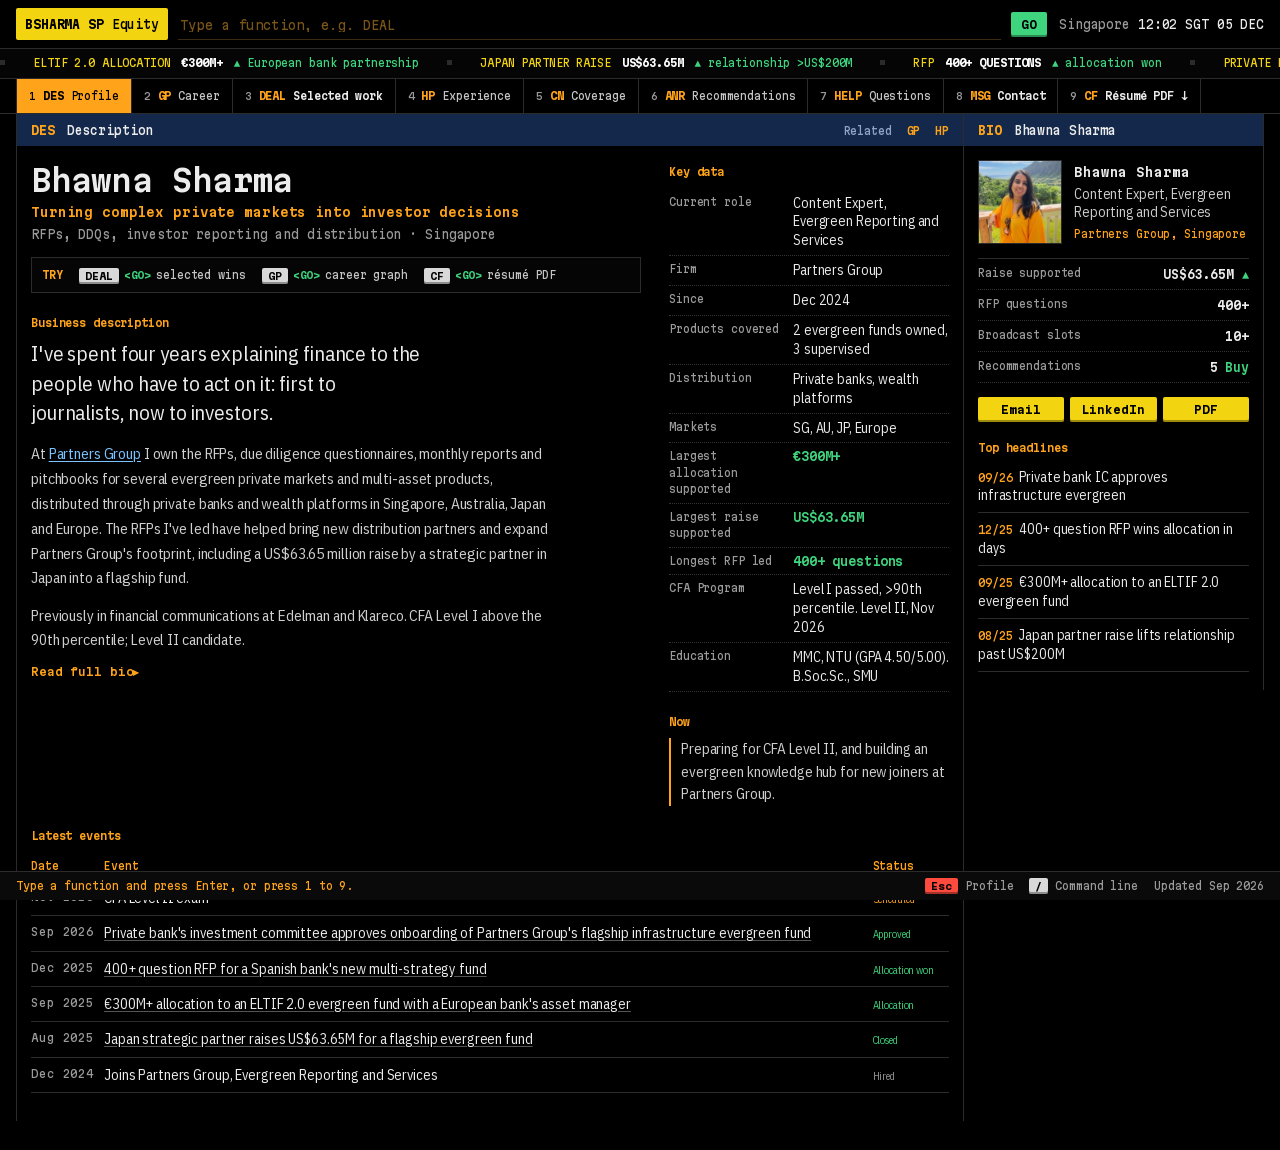
<file: index.html>
<!doctype html>
<html lang="en-SG">
<head>
<meta charset="utf-8">
<meta name="viewport" content="width=device-width, initial-scale=1">
<title>Bhawna Sharma | Private Markets Content &amp; Investor Communications, Singapore</title>
<meta name="description" content="Bhawna Sharma, private markets content and investor communications in Singapore. RFPs, due diligence questionnaires and investor reporting for evergreen funds, with a background in financial PR.">
<meta name="robots" content="index, follow, max-image-preview:large">
<meta name="author" content="Bhawna Sharma">
<meta name="google-site-verification" content="1WAk-52xn8DIxN7ac_Zoavf_-YwuaPOuX5MS2WLnIsQ">
<link rel="canonical" href="https://bhawna98.github.io/">
<meta name="theme-color" content="#000000">
<meta name="color-scheme" content="dark">
<meta property="og:type" content="profile">
<meta property="og:site_name" content="Bhawna Sharma">
<meta property="og:title" content="Bhawna Sharma | Private Markets Content &amp; Investor Communications">
<meta property="og:description" content="Private markets content and investor communications, Singapore. RFPs, DDQs and reporting for evergreen funds.">
<meta property="og:url" content="https://bhawna98.github.io/">
<meta property="og:image" content="https://bhawna98.github.io/assets/img/og-image.png">
<meta property="og:image:width" content="1200">
<meta property="og:image:height" content="630">
<meta name="twitter:card" content="summary_large_image">
<link rel="icon" href="assets/img/favicon.svg" type="image/svg+xml">
<link rel="preload" href="assets/fonts/martianmono.woff2" as="font" type="font/woff2" crossorigin>
<link rel="stylesheet" href="assets/css/terminal.css">
<script>document.documentElement.classList.add("js")</script>
<script src="assets/js/analytics.js" async></script>
<script type="application/ld+json">
{
  "@context": "https://schema.org",
  "@type": "ProfilePage",
  "url": "https://bhawna98.github.io/",
  "dateModified": "2026-10-31",
  "mainEntity": {
  "@type": "Person",
  "name": "Bhawna Sharma",
  "jobTitle": "Content Expert, Evergreen Reporting and Services",
  "worksFor": {"@type": "Organization", "name": "Partners Group"},
  "address": {"@type": "PostalAddress", "addressLocality": "Singapore"},
  "email": "mailto:bhawna98@hotmail.com",
  "telephone": "+65 9715 4881",
  "image": "https://bhawna98.github.io/assets/img/headshot.jpg",
  "url": "https://bhawna98.github.io/",
  "sameAs": ["https://www.linkedin.com/in/bhawnasharma1505"],
  "alumniOf": [
    {"@type": "CollegeOrUniversity", "name": "Nanyang Technological University"},
    {"@type": "CollegeOrUniversity", "name": "Singapore Management University"}
  ]
  }
}
</script>
</head>
<body>
<a class="skip" href="#DES">Skip to content</a>

<div class="chrome" id="chrome">
<header class="top">
  <form class="cmd" id="cmd" action="#" autocomplete="off" role="search" aria-label="Terminal command line">
    <span class="sec" title="Loaded security">BSHARMA SP <i>Equity</i></span>
    <label class="sr" for="cmd-in">Type a function, for example DEAL, then press Enter</label>
    <input id="cmd-in" name="fn" type="text" spellcheck="false" autocapitalize="characters" placeholder="Type a function, e.g. DEAL" aria-describedby="cmd-hint" aria-autocomplete="list" aria-controls="cmd-list" aria-expanded="false">
    <button class="key go" type="submit">GO</button>
    <ul class="suggest" id="cmd-list" role="listbox" hidden></ul>
  </form>
  <p class="clock"><span>Singapore</span> <time id="clock">SGT</time></p>
</header>

<div class="tape" aria-hidden="true">
  <div class="tape-track">
    <span class="hl">ELTIF 2.0 ALLOCATION <b>&euro;300M+</b> <em class="up">&#9650; European bank partnership</em></span>
    <span class="hl">JAPAN PARTNER RAISE <b>US$63.65M</b> <em class="up">&#9650; relationship &gt;US$200M</em></span>
    <span class="hl">RFP <b>400+ QUESTIONS</b> <em class="up">&#9650; allocation won</em></span>
    <span class="hl">PRIVATE BANK IC <b>APPROVED</b> <em class="up">&#9650; Sep 2026</em></span>
    <span>EVERGREEN PRODUCTS <b>5</b></span>
    <span>CRM CONTACTS MIGRATED <b>13,000+</b></span>
    <span>BROADCAST INTERVIEWS <b>10+</b> Bloomberg, CNBC, CNA</span>
    <span>CFA LEVEL I <b>&gt;90th pct</b> <em class="flat">Level II Nov 2026</em></span>
    <span>LINKEDIN VIDEO ENGAGEMENT <b>10.18%</b> <em class="up">&#9650; vs 2&ndash;6% benchmark</em></span>
  </div>
</div>

<nav class="fkeys" aria-label="Functions">
  <ol>
    <li><a href="#DES" class="fk"><kbd>1</kbd><b>DES</b> <span>Profile</span></a></li>
    <li><a href="#GP" class="fk"><kbd>2</kbd><b>GP</b> <span>Career</span></a></li>
    <li><a href="#DEAL" class="fk pri"><kbd>3</kbd><b>DEAL</b> <span>Selected work</span></a></li>
    <li><a href="#HP" class="fk"><kbd>4</kbd><b>HP</b> <span>Experience</span></a></li>
    <li><a href="#CN" class="fk"><kbd>5</kbd><b>CN</b> <span>Coverage</span></a></li>
    <li><a href="#ANR" class="fk"><kbd>6</kbd><b>ANR</b> <span>Recommendations</span></a></li>
    <li><a href="#HELP" class="fk"><kbd>7</kbd><b>HELP</b> <span>Questions</span></a></li>
    <li><a href="#MSG" class="fk pri"><kbd>8</kbd><b>MSG</b> <span>Contact</span></a></li>
    <li><a href="#CF" class="fk pri"><kbd>9</kbd><b>CF</b> <span>R&eacute;sum&eacute; PDF &darr;</span></a></li>
  </ol>
</nav>
</div>

<div class="desk">
<main class="screen" id="screen">

  <!-- DES -->
  <section class="fn" id="DES" aria-labelledby="t-des" tabindex="-1">
    <h2 class="bar" id="t-des"><b>DES</b> Description <span class="rel">Related <a href="#GP">GP</a> <a href="#HP">HP</a></span></h2>
    <div class="des">
      <div class="des-main">
        <h1 class="name">Bhawna Sharma</h1>
        <p class="role">Turning complex private markets into investor decisions</p>
        <p class="sub">RFPs, DDQs, investor reporting and distribution &middot; Singapore</p>
        <ul class="try" aria-label="Try a function">
          <li><a href="#DEAL" data-try="DEAL"><kbd class="k">DEAL</kbd><span class="go-k">&lt;GO&gt;</span> selected wins</a></li>
          <li><a href="#GP" data-try="GP"><kbd class="k">GP</kbd><span class="go-k">&lt;GO&gt;</span> career graph</a></li>
          <li><a href="#CF" data-try="CF"><kbd class="k">CF</kbd><span class="go-k">&lt;GO&gt;</span> r&eacute;sum&eacute; PDF</a></li>
        </ul>
        <h3 class="lbl">Business description</h3>
        <p class="lede">I've spent four years explaining finance to the people who have to act on it: first to journalists, now to investors.</p>
        <div class="prose">
          <p>At <a href="https://www.partnersgroup.com" rel="noopener">Partners Group</a> I own the RFPs, due diligence questionnaires, monthly reports and pitchbooks for several evergreen private markets and multi-asset products, distributed through private banks and wealth platforms in Singapore, Australia, Japan and Europe. The RFPs I've led have helped bring new distribution partners and expand Partners Group's footprint, including a US$63.65 million raise by a strategic partner in Japan into a flagship fund.</p>
          <p>Previously in financial communications at Edelman and Klareco. CFA Level I above the 90th percentile; Level II candidate.</p>
          <details class="more">
            <summary>Read full bio</summary>
            <p>The part I love is the moment a complicated fund finally makes sense to the person reading about it, and a 400-question questionnaire turns into a clear yes.</p>
            <p>Before that I worked in financial communications at Edelman and Klareco, where I ran media programmes for asset managers, REITs and listed companies, and I completed a master's in media and communication at NTU. I passed CFA Level I above the 90th percentile on my first attempt and sit Level II in November 2026.</p>
            <p>Outside work you'll find me reading, watching English cinema, or hunting for a new place to try in Singapore.</p>
          </details>
        </div>
      </div>
      <div class="des-side">
        <h3 class="lbl">Key data</h3>
        <dl class="kv">
          <div><dt>Current role</dt><dd>Content Expert, Evergreen Reporting and Services</dd></div>
          <div><dt>Firm</dt><dd>Partners Group</dd></div>
          <div><dt>Since</dt><dd>Dec 2024</dd></div>
          <div><dt>Products covered</dt><dd>2 evergreen funds owned, 3 supervised</dd></div>
          <div><dt>Distribution</dt><dd>Private banks, wealth platforms</dd></div>
          <div><dt>Markets</dt><dd>SG, AU, JP, Europe</dd></div>
          <div><dt>Largest allocation supported</dt><dd class="num">&euro;300M+</dd></div>
          <div><dt>Largest raise supported</dt><dd class="num">US$63.65M</dd></div>
          <div><dt>Longest RFP led</dt><dd class="num">400+ questions</dd></div>
          <div><dt>CFA Program</dt><dd>Level I passed, &gt;90th percentile. Level II, Nov 2026</dd></div>
          <div><dt>Education</dt><dd>MMC, NTU (GPA 4.50/5.00). B.Soc.Sc., SMU</dd></div>
        </dl>
        <h3 class="lbl">Now</h3>
        <p class="now">Preparing for CFA Level II, and building an evergreen knowledge hub for new joiners at Partners Group.</p>
      </div>
    </div>
    <h3 class="lbl pad">Latest events</h3>
    <table class="grid events">
      <thead><tr><th scope="col">Date</th><th scope="col">Event</th><th scope="col">Status</th></tr></thead>
      <tbody>
        <tr><td class="d">Nov 2026</td><td>CFA Level II exam</td><td><span class="tag flat">Scheduled</span></td></tr>
        <tr><td class="d">Sep 2026</td><td><a href="#deal-ic">Private bank's investment committee approves onboarding of Partners Group's flagship infrastructure evergreen fund</a></td><td><span class="tag up">Approved</span></td></tr>
        <tr><td class="d">Dec 2025</td><td><a href="#deal-rfp">400+ question RFP for a Spanish bank's new multi-strategy fund</a></td><td><span class="tag up">Allocation won</span></td></tr>
        <tr><td class="d">Sep 2025</td><td><a href="#deal-eltif">&euro;300M+ allocation to an ELTIF 2.0 evergreen fund with a European bank's asset manager</a></td><td><span class="tag up">Allocation</span></td></tr>
        <tr><td class="d">Aug 2025</td><td><a href="#deal-jp">Japan strategic partner raises US$63.65M for a flagship evergreen fund</a></td><td><span class="tag up">Closed</span></td></tr>
        <tr><td class="d">Dec 2024</td><td>Joins Partners Group, Evergreen Reporting and Services</td><td><span class="tag">Hired</span></td></tr>
      </tbody>
    </table>
  </section>

  <!-- GP -->
  <section class="fn" id="GP" aria-labelledby="t-gp" tabindex="-1">
    <h2 class="bar" id="t-gp"><b>GP</b> Career, Aug 2016 to date <span class="rel">Related <a href="#HP">HP</a> <a href="#DEAL">DEAL</a></span></h2>
    <p class="intro">Ten years in one line: from reporting financial news, to getting clients into it, to writing the documents investors allocate on. Flags mark the events in the table below. Move across the chart to read any month; select a bar to open it in HP.</p>
    <div class="gp-read" id="gp-read" aria-live="polite" hidden></div>
    <div class="chart-wrap">
      <svg class="gp" viewBox="0 0 960 330" role="img" aria-labelledby="gp-title gp-desc">
        <title id="gp-title">Career timeline, 2016 to 2026</title>
        <desc id="gp-desc">Four lanes. Study: SMU Aug 2016 to Jan 2021, NTU Aug 2023 to Dec 2024. CFA Program Nov 2023 to Nov 2026. Communications: Klareco Jun 2021 to Jan 2022, Edelman Feb 2022 to Jul 2023, Moody's Jun to Aug 2024. Private markets: Partners Group Dec 2024 to date. Eight flagged events are listed in the table that follows.</desc>
        <!-- x = 120 + (year - 2016.583) * 80 ; 2016.583 = Aug 2016 -->
        <g class="gx">
          <line x1="153" y1="56" x2="153" y2="292"/><line x1="233" y1="56" x2="233" y2="292"/><line x1="313" y1="56" x2="313" y2="292"/><line x1="393" y1="56" x2="393" y2="292"/><line x1="473" y1="56" x2="473" y2="292"/><line x1="553" y1="56" x2="553" y2="292"/><line x1="633" y1="56" x2="633" y2="292"/><line x1="713" y1="56" x2="713" y2="292"/><line x1="793" y1="56" x2="793" y2="292"/><line x1="873" y1="56" x2="873" y2="292"/>
        </g>
        <g class="ax">
          <text x="153" y="312">2017</text><text x="233" y="312">2018</text><text x="313" y="312">2019</text><text x="393" y="312">2020</text><text x="473" y="312">2021</text><text x="553" y="312">2022</text><text x="633" y="312">2023</text><text x="713" y="312">2024</text><text x="793" y="312">2025</text><text x="873" y="312">2026</text>
        </g>
        <g class="lanes">
          <text x="10" y="112">Study</text>
          <text x="10" y="162">CFA Program</text>
          <text x="10" y="212">Communications</text>
          <text x="10" y="262">Private markets</text>
          <line x1="120" y1="292" x2="950" y2="292"/>
        </g>
        <!-- event flag poles sit behind the bars -->
        <g class="flags">
          <g class="flag" data-flag="1" tabindex="0"><line x1="550.0" y1="196" x2="550.0" y2="30"/><rect x="550.0" y="30" width="15" height="16"/><text x="557.5" y="42">1</text></g>
          <g class="flag" data-flag="2" tabindex="0"><line x1="623.4" y1="196" x2="623.4" y2="30"/><rect x="623.4" y="30" width="15" height="16"/><text x="630.9" y="42">2</text></g>
          <g class="flag" data-flag="3" tabindex="0"><line x1="630.0" y1="196" x2="630.0" y2="54"/><rect x="630.0" y="54" width="15" height="16"/><text x="637.5" y="66">3</text></g>
          <g class="flag" data-flag="4" tabindex="0"><line x1="756.6" y1="196" x2="756.6" y2="30"/><rect x="756.6" y="30" width="15" height="16"/><text x="764.1" y="42">4</text></g>
          <g class="flag" data-flag="5" tabindex="0"><line x1="843.4" y1="246" x2="843.4" y2="30"/><rect x="843.4" y="30" width="15" height="16"/><text x="850.9" y="42">5</text></g>
          <g class="flag" data-flag="6" tabindex="0"><line x1="870.0" y1="246" x2="870.0" y2="54"/><rect x="870.0" y="54" width="15" height="16"/><text x="877.5" y="66">6</text></g>
          <g class="flag" data-flag="7" tabindex="0"><line x1="930.0" y1="246" x2="930.0" y2="30"/><rect x="930.0" y="30" width="15" height="16"/><text x="937.5" y="42">7</text></g>
          <g class="flag next" data-flag="8" tabindex="0"><line x1="943.4" y1="146" x2="943.4" y2="54"/><rect x="943.4" y="54" width="15" height="16"/><text x="950.9" y="66">8</text></g>
        </g>
        <!-- bars -->
        <g class="b study">
          <g class="item" tabindex="0" data-hp="hp-smu"><rect x="120.0" y="96" width="353.4" height="24"/><text x="128.0" y="112">SMU, B.Soc.Sc. Politics, Law and Economics</text></g>
          <g class="item" tabindex="0" data-hp="hp-ntu"><rect x="680.0" y="96" width="113.4" height="24"/><text x="688.0" y="112">NTU, MMC</text></g>
        </g>
        <g class="b cfa">
          <g class="item" tabindex="0" data-org="CFA Institute" data-pos="CFA Program, Level I passed above the 90th percentile" data-d="Nov 2023 &ndash; Nov 2026"><rect x="700.0" y="146" width="233.4" height="24"/><text x="708.0" y="162">CFA Program, Level I passed</text><rect class="future" x="933.4" y="146" width="13.3" height="24"/></g>
        </g>
        <g class="b comms">
          <g class="item" tabindex="0" data-hp="hp-klareco"><rect x="506.7" y="196" width="51.3" height="24"/><text x="506.7" y="189" class="above">Klareco</text></g>
          <g class="item" tabindex="0" data-hp="hp-edelman"><rect x="560.0" y="196" width="120.0" height="24"/><text x="568.0" y="212">Edelman</text></g>
          <g class="item" tabindex="0" data-hp="hp-moodys"><rect x="746.7" y="196" width="20.0" height="24"/><text x="746.7" y="189" class="above">Moody's</text></g>
        </g>
        <g class="b pm">
          <g class="item" tabindex="0" data-hp="hp-pg"><rect x="786.7" y="246" width="146.7" height="24"/><text x="794.7" y="262">Partners Group</text></g>
        </g>
        <line class="now" x1="933.4" y1="80" x2="933.4" y2="292"/><text class="now-lbl" x="933.4" y="76">now</text>
        <g class="xhair" aria-hidden="true"><line x1="0" y1="56" x2="0" y2="292"/><rect x="-30" y="298" width="60" height="18"/><text x="0" y="311"></text></g>
      </svg>
    </div>
    <p class="swipe">Swipe the chart to see earlier years.</p>
    <table class="grid legend">
      <thead><tr><th scope="col">Flag</th><th scope="col">Date</th><th scope="col">Event</th></tr></thead>
      <tbody>
        <tr data-flag="1"><td class="f">1</td><td class="d">Dec 2021</td><td>Seven placements for a dormitory operator on International Migrants Day, including Straits Times and CNA</td></tr>
        <tr data-flag="2"><td class="f">2</td><td class="d">Nov 2022</td><td>First Bloomberg TV interview for Principal Asset Management's Head of Asian Fixed Income</td></tr>
        <tr data-flag="3"><td class="f">3</td><td class="d">Dec 2022</td><td>Wall Street Journal coverage for the same programme</td></tr>
        <tr data-flag="4"><td class="f">4</td><td class="d">2024</td><td>Moody's LinkedIn video series: 10.18% engagement, 8.62% click-through</td></tr>
        <tr data-flag="5"><td class="f">5</td><td class="d">Aug 2025</td><td>US$63.65M raise by a strategic partner in Japan</td></tr>
        <tr data-flag="6"><td class="f">6</td><td class="d">Dec 2025</td><td>400+ question RFP; allocation won within days</td></tr>
        <tr data-flag="7"><td class="f">7</td><td class="d">Sep 2026</td><td>Investment committee approval from a leading Asian private bank</td></tr>
        <tr data-flag="8"><td class="f next">8</td><td class="d">Nov 2026</td><td>CFA Level II (scheduled)</td></tr>
      </tbody>
    </table>
  </section>

  <!-- DEAL -->
  <section class="fn" id="DEAL" aria-labelledby="t-deal" tabindex="-1">
    <h2 class="bar" id="t-deal"><b>DEAL</b> Selected work <span class="rel">Related <a href="#ANR">ANR</a> <a href="#CN">CN</a></span></h2>
    <p class="intro">Select a row for the full story. Client names are withheld; quotations from internal emails are reproduced with names removed.</p>
    <ul class="tiles" aria-label="Headline outcomes">
      <li><a href="#deal-eltif"><span class="tk">European bank partnership</span><span class="tv">&euro;300M+</span><span class="tt">Supported the RFP and selection process for an allocation to an ELTIF 2.0 evergreen fund.</span><span class="tc">View case &#9656;</span></a></li>
      <li><a href="#deal-jp"><span class="tk">Japan strategic partner</span><span class="tv">US$63.65M</span><span class="tt">Raise into the flagship evergreen fund, supported by my RFP. Relationship now &gt;US$200M.</span><span class="tc">View case &#9656;</span></a></li>
      <li><a href="#deal-rfp"><span class="tk">Multi-strategy RFP</span><span class="tv">400+ Qs</span><span class="tt">Led the response for a leading Spanish bank. Allocation won within days.</span><span class="tc">View case &#9656;</span></a></li>
      <li><a href="#deal-ic"><span class="tk">Infrastructure evergreen</span><span class="tv">IC approved</span><span class="tt">Led the DDQ for a leading Asian private bank. Approved Sep 2026.</span><span class="tc">View case &#9656;</span></a></li>
</ul>
    <div class="dlog" role="list">
      <div class="dhead" aria-hidden="true"><span>Date</span><span>Counterparty</span><span>Mandate</span><span>Size</span><span>Outcome</span></div>

      <details class="drow" id="deal-ic" role="listitem">
        <summary><span class="d">Sep 2026</span><span class="cp">Leading Asian private bank</span><span class="md">DDQ and data appendices, infrastructure evergreen</span><span class="sz">&mdash;</span><span class="oc up">IC approved</span></summary>
        <div class="dbody">
          <h3>Investment committee approval from a leading Asian private bank</h3>
          <p>I led the due diligence questionnaire and data appendices for our infrastructure evergreen independently. The bank's investment committee approved the fund in September 2026, and I'm now updating the appendices ahead of its launch.</p>
          <blockquote><p>&ldquo;Good news &ndash; [the bank] has received IC approval for [the fund]. Thanks so much for your help!&rdquo;</p><footer>Private Wealth APAC, Partners Group</footer></blockquote>
        </div>
      </details>

      <details class="drow" id="deal-rfp" role="listitem">
        <summary><span class="d">Dec 2025</span><span class="cp">Leading Spanish bank</span><span class="md">RFP, 400+ questions</span><span class="sz">&mdash;</span><span class="oc up">Allocation won</span></summary>
        <div class="dbody">
          <h3>A 400-question RFP, answered in time to win the allocation</h3>
          <p>A leading Spanish bank was building its market's first multi-strategy, open-ended private markets fund with Partners Group and needed our infrastructure evergreen through due diligence first. I ran the full response and submitted at 1am Singapore time. Within 24 hours the bank said it would include the fund, and within days it committed to it as the fourth Partners Group evergreen in its new fund.</p>
          <h4>How I ran it</h4>
          <p>The questionnaire ran past 400 questions, several well beyond the standard ILPA DDQ, and its deadline collided with month-end reporting. I built a tracker that gave every question an owner, a status and a reviewer, so nothing stalled with experts across investments, product, legal and compliance, and every expert comment was folded in before submission.</p>
          <h4>What it led to</h4>
          <p>My manager, the Head of Evergreen Reporting and Services, credited the response with the bank's decision to commit to the fund as the fourth Partners Group evergreen in its new vehicle. The relationship manager covering the bank reported straight from the client meeting that it was ready to include the fund, and called out the response's direct contribution to the business.</p>
        </div>
      </details>

      <details class="drow" id="deal-eltif" role="listitem">
        <summary><span class="d">Sep 2025</span><span class="cp">Leading European bank's asset manager</span><span class="md">RFP and selection, ELTIF 2.0 evergreen</span><span class="sz num">&euro;300M+</span><span class="oc up">Allocation</span></summary>
        <div class="dbody">
          <h3>&euro;300M+ allocation to an ELTIF 2.0 evergreen fund</h3>
          <p>Supported RFP and selection process for &euro;300M+ allocation to an ELTIF 2.0 evergreen private markets fund, structured in partnership with a leading European bank's asset management arm.</p>
        </div>
      </details>

      <details class="drow" id="deal-jp" role="listitem">
        <summary><span class="d">Aug 2025</span><span class="cp">Strategic distribution partner, Japan</span><span class="md">RFP, flagship evergreen fund</span><span class="sz num">US$63.65M</span><span class="oc up">Raised</span></summary>
        <div class="dbody">
          <h3>US$63.65 million from a strategic distribution partner</h3>
          <p>One of Partners Group's strategic partners in Japan, a securities joint venture of two global banks, raised a second round for our flagship evergreen fund through its Japan feeder. I led the RFP behind the conversion. The raise took the relationship above US$200 million, and senior leadership recognised it as deepening a global strategic partnership.</p>
          <blockquote><p>&ldquo;With the new subscription, this pushes the [partner] relationships above US$200m in size with plans for further fund raises in 2026, deepening the strategic partnership we have together with [the partner's parent bank] globally.&rdquo;</p><footer>Then Head of Hong Kong office, Partners Group</footer></blockquote>
        </div>
      </details>

      <details class="drow" id="deal-media" role="listitem">
        <summary><span class="d">2022&ndash;23</span><span class="cp">Principal Asset Management</span><span class="md">Media programme, Asia</span><span class="sz num">10+ broadcast</span><span class="oc up">Bloomberg, CNBC, WSJ</span></summary>
        <div class="dbody">
          <h3>Building an asset manager's voice in Asian media</h3>
          <p>Principal Asset Management had strong coverage in the US and UK but little in Asia. As day-to-day media lead I pitched around the news cycle and prepared its Head of Asian Fixed Income, who was new to interviews, until he was fronting Bloomberg and CNBC. The programme produced more than ten broadcast appearances, plus coverage in the Wall Street Journal, Pensions &amp; Investments and Citywire Asia, and outlets began coming to us for interviews.</p>
          <p><a class="fnlink" href="#CN"><b>CN</b> See the coverage</a></p>
        </div>
      </details>

      <details class="drow" id="deal-centurion" role="listitem">
        <summary><span class="d">Dec 2021</span><span class="cp">Centurion Corporation</span><span class="md">Reputation, International Migrants Day</span><span class="sz num">7 placements</span><span class="oc up">ST, CNA, Ch 5, Ch 8</span></summary>
        <div class="dbody">
          <h3>Turning around coverage for a dormitory operator</h3>
          <p>After a Business Times article questioned the gap between Centurion Corporation's ESG commitments and conditions for migrant workers, International Migrants Day was a chance to show its welfare work. Splitting outreach with my manager on a tight timeline, we secured seven placements, including The Straits Times, CNA and the Channel 5 and Channel 8 evening news.</p>
        </div>
      </details>
    </div>

    <h3 class="lbl pad">Other activity</h3>
    <table class="grid">
      <thead><tr><th scope="col">Date</th><th scope="col">Activity</th><th scope="col" class="r">Figure</th></tr></thead>
      <tbody>
        <tr><td class="d">2025&ndash;26</td><td>Monthly reporting for two evergreen products, and supervision of three more; complex reports signed off in four drafts or fewer</td><td class="r num">&le;4 drafts</td></tr>
        <tr><td class="d">2025</td><td>Migration of client contacts to a new CRM platform</td><td class="r num">13,000+</td></tr>
        <tr><td class="d">2024</td><td>LinkedIn video campaign at Moody's, against a 2&ndash;6% benchmark</td><td class="r num">10.18% eng.<br>8.62% CTR</td></tr>
        <tr><td class="d">2022</td><td>Account lead on assets for the Singapore Media Festival</td><td class="r num">20+</td></tr>
        <tr><td class="d">2021</td><td>Research behind winning SPAC pitches at Klareco</td><td class="r num">2 won</td></tr>
      </tbody>
    </table>
  </section>

  <!-- HP -->
  <section class="fn" id="HP" aria-labelledby="t-hp" tabindex="-1">
    <h2 class="bar" id="t-hp"><b>HP</b> Experience <span class="rel">Related <a href="#GP">GP</a></span></h2>
    <div class="hist">
      <details class="hrow" id="hp-pg" open>
        <summary><span class="d">Dec 2024 &ndash; now</span><span class="pos">Content Expert, Evergreen Reporting and Services</span><span class="org">Partners Group</span></summary>
        <p>Own RFPs, DDQs, monthly reports and pitchbooks for two evergreen products and supervise the same work for three more. Mentor junior colleagues, maintain the team's documentation and am building a knowledge hub for new joiners. Adopted Upslide for monthly pitchbooks and worked with two internal teams to automate manual reporting steps in under a week.</p>
      </details>
      <details class="hrow" id="hp-moodys">
        <summary><span class="d">Jun &ndash; Aug 2024</span><span class="pos">Marketing Intern, Compliance and Third-Party Risk</span><span class="org">Moody's</span></summary>
        <p>Ran the content campaign for a fireside video series from messaging to post-launch analysis, co-wrote two insight articles, and built an APAC PR pitchbook from scratch.</p>
      </details>
      <details class="hrow" id="hp-ntu">
        <summary><span class="d">Aug 2023 &ndash; Dec 2024</span><span class="pos">Master of Media and Communication</span><span class="org">Nanyang Technological University</span></summary>
        <p>GPA 4.50/5.00. Enrolled in the CFA Program in the same year; passed Level I above the 90th percentile.</p>
      </details>
      <details class="hrow" id="hp-edelman">
        <summary><span class="d">Feb 2022 &ndash; Jul 2023</span><span class="pos">Client Executive</span><span class="org">Edelman Singapore</span></summary>
        <p>Day-to-day lead on financial services and public sector accounts, including Principal Asset Management, IMDA and Standard Chartered. My creative brief for one account was used in office-wide training as the example to follow.</p>
      </details>
      <details class="hrow" id="hp-klareco">
        <summary><span class="d">Jun 2021 &ndash; Jan 2022</span><span class="pos">Executive, Financial Communications</span><span class="org">Klareco Communications</span></summary>
        <p>Media monitoring, announcements and media relations across eight accounts including Parkway Life REIT, Sembcorp Marine, Cambridge Associates and Centurion, plus research for new-business pitches.</p>
      </details>
      <details class="hrow" id="hp-smu">
        <summary><span class="d">Aug 2016 &ndash; Jan 2021</span><span class="pos">B.Soc.Sc. in Politics, Law and Economics</span><span class="org">Singapore Management University</span></summary>
        <p>Internships at CNBC (five published articles on CNBC.com), Temasek International on the Temasek Review, and Yara Asia.</p>
      </details>
    </div>
  </section>

  <!-- CN -->
  <section class="fn" id="CN" aria-labelledby="t-cn" tabindex="-1">
    <h2 class="bar" id="t-cn"><b>CN</b> Coverage <span class="rel">Related <a href="#deal-media">DEAL</a></span></h2>
    <p class="intro">Coverage I secured for clients, and pieces I wrote. Links open the original source.</p>
    <div class="filters" role="group" aria-label="Filter coverage">
      <button type="button" aria-pressed="true" data-f="all">All <span>17</span></button>
      <button type="button" aria-pressed="false" data-f="tv">Broadcast <span>6</span></button>
      <button type="button" aria-pressed="false" data-f="print">Print and online <span>7</span></button>
      <button type="button" aria-pressed="false" data-f="own">Written by me <span>4</span></button>
    </div>
    <ol class="news">
      <li data-k="tv"><span class="d">May 23</span><span class="src">BBG</span><a href="https://www.bloomberg.com/news/videos/2023-05-19/principal-s-howe-chung-wan-on-fixed-income-strategy-video" rel="noopener">Principal's Howe Chung Wan on fixed income strategy</a><span class="ty">TV</span></li>
      <li data-k="print"><span class="d">May 23</span><span class="src">P&amp;I</span><a href="https://www.pionline.com/special-report-family-office/rise-family-offices-asia-friend-or-foe-money-managers" rel="noopener">Rise of family offices in Asia: friend or foe to money managers?</a><span class="ty">Print</span></li>
      <li data-k="tv"><span class="d">Mar 23</span><span class="src">BBG</span><a href="https://www.bloomberg.com/news/videos/2023-03-23/closer-to-the-end-of-fed-hikes-principal-am-s-wan" rel="noopener">Closer to the end of Fed hikes</a><span class="ty">TV</span></li>
      <li data-k="print"><span class="d">Dec 22</span><span class="src">WSJ</span><a href="https://www.wsj.com/articles/chinese-property-bonds-are-suddenly-a-huge-winner-11671171794" rel="noopener">Chinese property bonds are suddenly a huge winner</a><span class="ty">Print</span></li>
      <li data-k="tv"><span class="d">Nov 22</span><span class="src">BBG</span><a href="https://www.bloomberg.com/news/videos/2022-11-01/making-sense-of-global-markets" rel="noopener">Making sense of global markets</a><span class="ty">TV</span></li>
      <li data-k="tv"><span class="d">2022&ndash;23</span><span class="src">CNA</span><a href="https://www.channelnewsasia.com/watch/strong-returns-us-market-date-expert-4276716" rel="noopener">Strong returns in US market to date</a><span class="ty">TV</span></li>
      <li data-k="tv"><span class="d">2022&ndash;23</span><span class="src">MFM</span><a href="https://www.moneyfm893.sg/guest/howe-chung-wan-principal-global-investors/" rel="noopener">Four interviews with Principal's Head of Asian Fixed Income</a><span class="ty">Radio</span></li>
      <li data-k="print"><span class="d">2022&ndash;23</span><span class="src">CITY</span><a href="https://citywire.com/asia/news/principal-am-sees-success-in-china-in-decades-not-years/a2408333" rel="noopener">Principal AM sees success in China 'in decades, not years'</a><span class="ty">Online</span></li>
      <li data-k="own"><span class="d">2024</span><span class="src">MCO</span><a href="https://www.moodys.com/web/en/us/kyc/resources/insights/how-organized-crime-networks-operate-financial-scams.html" rel="noopener">How organized crime networks operate financial scams</a><span class="ty">Co-written</span></li>
      <li data-k="own"><span class="d">2024</span><span class="src">MCO</span><a href="https://www.moodys.com/web/en/us/kyc/resources/insights/value-financial-intelligence-public-sector-agencies.html" rel="noopener">The value of financial intelligence for public sector agencies</a><span class="ty">Co-written</span></li>
      <li data-k="tv"><span class="d">Dec 21</span><span class="src">CNA</span><a href="https://www.channelnewsasia.com/watch/workers-dormitories-celebrate-international-migrants-day-video-2389006" rel="noopener">Workers in dormitories celebrate International Migrants Day</a><span class="ty">TV</span></li>
      <li data-k="print"><span class="d">Dec 21</span><span class="src">ST</span><a href="https://www.straitstimes.com/singapore/kayaking-cricket-and-cheer-as-foreign-workers-celebrate-international-migrants-day-in-singapore" rel="noopener">Kayaking, cricket and cheer as foreign workers mark International Migrants Day</a><span class="ty">Print</span></li>
      <li data-k="print"><span class="d">Dec 21</span><span class="src">P&amp;I</span><a href="https://www.pionline.com/consultants/cambridge-associates-brings-back-managing-director-singapore" rel="noopener">Cambridge Associates brings back managing director in Singapore</a><span class="ty">Online</span></li>
      <li data-k="print"><span class="d">Dec 21</span><span class="src">CITY</span><a href="https://citywireasia.com/news/chinese-tech-stocks-near-record-lows-as-didi-delists-in-the-us/a1591482" rel="noopener">Chinese tech stocks near record lows as Didi delists in the US</a><span class="ty">Online</span></li>
      <li data-k="own"><span class="d">Dec 21</span><span class="src">HUBB</span><a href="https://www.hubbis.com/news/trading-platform-moomoo-offers-singapore-investors-early-access-to-first-sgx-listed-etf-that-captures-opportunities-in-fast-growing-chinese-future-mobility-market" rel="noopener">Press release for moomoo, picked up by Hubbis</a><span class="ty">Release</span></li>
      <li data-k="print"><span class="d">Nov 21</span><span class="src">ST</span><a href="https://www.straitstimes.com/singapore/deepavali-a-celebration-of-hope-this-year-for-migrant-workers-in-the-dormitories" rel="noopener">Deepavali a celebration of hope for migrant workers in dormitories</a><span class="ty">Print</span></li>
      <li data-k="own"><span class="d">Aug 21</span><span class="src">KLAR</span><span class="plain">Shareholder activism: what if you're in the hot seat?</span><span class="ty">Byline</span></li>
    </ol>
  </section>

  <!-- ANR -->
  <section class="fn" id="ANR" aria-labelledby="t-anr" tabindex="-1">
    <h2 class="bar" id="t-anr"><b>ANR</b> Recommendations <span class="rel">Related <a href="#DEAL">DEAL</a></span></h2>
    <div class="consensus">
      <div>
        <p class="c-lbl">Consensus</p>
        <p class="c-val">Buy</p>
      </div>
      <div class="c-bar">
        <div class="meter" role="img" aria-label="5 of 5 recommenders positive"><span style="width:100%"></span></div>
        <p class="c-count"><span class="up">Positive 5</span> <span>Neutral 0</span> <span>Negative 0</span></p>
        <p class="c-note">From written recommendations by former managers and clients, on LinkedIn and in reference letters.</p>
      </div>
    </div>
    <div class="recs">
      <figure class="rec">
        <blockquote><p>Bhawna handled this &lsquo;180-degree&rsquo; shift in her typical responsibilities with total composure and a wonderful attitude. She is open-minded, eager to grow, and possesses the grit needed to move fast without sacrificing quality.</p></blockquote>
        <figcaption><b>Melissa Tay</b> Account Director, Government of Singapore; formerly Edelman</figcaption>
      </figure>
      <figure class="rec">
        <blockquote><p>She consistently took ownership of her key projects, required minimal supervision, and contributed new ideas&hellip; Bhawna was accountable for tight timelines and stakeholder management with global colleagues, which she navigated with confidence.</p></blockquote>
        <figcaption><b>Line manager</b> Moody's</figcaption>
      </figure>
      <figure class="rec">
        <blockquote><p>She is patient, eager to learn, receptive to feedback and great at building relationships even with challenging client stakeholders&hellip; someone you can rely on to keep a look at the blind spots.</p></blockquote>
        <figcaption><b>Devanshi Monga</b> Senior Manager, Edelman</figcaption>
      </figure>
      <figure class="rec">
        <blockquote><p>Bhawna was very trusted as a key team member on a client account, where she ensured all execution was delivered with detail and thought, and within timelines even when they were urgent.</p></blockquote>
        <figcaption><b>Pamela Phua</b> Managing Partner, Southeast Asia, Media OutReach Newswire</figcaption>
      </figure>
      <figure class="rec">
        <blockquote><p>She remained dedicated and professional to her assigned duties&hellip; I am proud of how resilient she has grown to be.</p></blockquote>
        <figcaption><b>Pearl Lam</b> Head of Investor Relations, Elite UK REIT; formerly Klareco Communications</figcaption>
      </figure>
    </div>
  </section>

  <!-- HELP -->
  <section class="fn" id="HELP" aria-labelledby="t-help" tabindex="-1">
    <h2 class="bar" id="t-help"><b>HELP</b> Questions <span class="rel">Related <a href="#MSG">MSG</a></span></h2>
    <div class="qa">
      <details>
        <summary>How do you run a large RFP?</summary>
        <p>A kick-off call with every contributor and a deadline we've negotiated rather than assumed. A tracker with an owner, a status and a reviewer for each question. Answers come from the RFP library first and from experts only for what's new, and everything goes through compliance review before it leaves. Afterwards each new answer goes back into the library, so the next submission is faster.</p>
      </details>
      <details>
        <summary>How do you keep reports accurate under deadline?</summary>
        <p>A checklist, and a draft budget: two drafts for simpler products, four for complex ones including external review. I also read the numbers, not just the words. I've caught incorrect figures in a NAV bridge for a semi-annual report, worked out that value created by a share transfer more than offset FX losses in a monthly report, and traced how an overweight syndication position flowed through every table and chart.</p>
      </details>
      <details>
        <summary>Why move from PR to private markets?</summary>
        <p>Most of my agency work was for REITs, SPACs, asset managers and a global bank's markets team, and the part I enjoyed most was understanding the investment story well enough to explain it. I studied for it on the side, through a master's and the CFA Program, and then made the move.</p>
      </details>
      <details>
        <summary>What are you still learning?</summary>
        <p>Operational due diligence as a separate workstream from investment DDQs, and the mechanics of private-wealth platforms in more depth. I work alongside the teams who own both today, and they're the next things I want to own myself. And CFA Level II, in November.</p>
      </details>
      <details>
        <summary>How do I use this site?</summary>
        <p>It works like a Bloomberg terminal. Type a function code such as DEAL or CN into the command line at the top and press Enter, or press the numbers 1 to 9. Esc takes you back to the profile. Everything is also reachable from the menu.</p>
      </details>
    </div>
  </section>

  <!-- MSG -->
  <section class="fn" id="MSG" aria-labelledby="t-msg" tabindex="-1">
    <h2 class="bar" id="t-msg"><b>MSG</b> Contact <span class="rel">Related <a href="#CF">CF</a></span></h2>
    <div class="msg">
      <!-- Messages are relayed to Bhawna's inbox by Web3Forms. The access key is public by design: it can only send to her. -->
      <form class="compose" id="compose" action="https://api.web3forms.com/submit" method="post">
        <input type="hidden" name="access_key" value="761ae6f6-6766-41b0-900d-f7e1c6fb86bb">
        <input type="hidden" name="from_name" value="Portfolio contact form">
        <input type="checkbox" name="botcheck" class="trap" tabindex="-1" autocomplete="off" aria-hidden="true">
        <div class="field"><span class="fl">To</span><span class="fv">Bhawna Sharma</span></div>
        <div class="field"><label class="fl" for="m-name">Name</label><input id="m-name" name="name" type="text" autocomplete="name" required maxlength="120"></div>
        <div class="field"><label class="fl" for="m-from">Email</label><input id="m-from" name="email" type="email" autocomplete="email" required maxlength="200"></div>
        <div class="field"><label class="fl" for="m-subj">Subject</label><input id="m-subj" name="subject" type="text" value="Hello from your portfolio" maxlength="200"></div>
        <div class="field area"><label class="fl" for="m-body">Message</label><textarea id="m-body" name="message" rows="6" required maxlength="5000"></textarea></div>
        <div class="send"><button class="key go wide" type="submit">Send</button><span class="hint" id="m-hint" aria-live="polite">Goes straight to Bhawna's inbox. Your email is used only to reply.</span></div>
      </form>
      <dl class="kv direct">
        <div><dt>Email</dt><dd><a href="mailto:bhawna98@hotmail.com">bhawna98@hotmail.com</a></dd></div>
        <div><dt>Phone</dt><dd><a href="tel:+6597154881">+65 9715 4881</a></dd></div>
        <div><dt>LinkedIn</dt><dd><a href="https://www.linkedin.com/in/bhawnasharma1505" rel="noopener">bhawnasharma1505</a></dd></div>
        <div><dt>Based in</dt><dd>Singapore</dd></div>
      </dl>
    </div>
  </section>

  <!-- CF -->
  <section class="fn" id="CF" aria-labelledby="t-cf" tabindex="-1">
    <h2 class="bar" id="t-cf"><b>CF</b> R&eacute;sum&eacute; PDF <span class="rel">Related <a href="#MSG">MSG</a></span></h2>
    <table class="grid files">
      <thead><tr><th scope="col">Filed</th><th scope="col">Document</th><th scope="col">Format</th><th scope="col"><span class="sr">Action</span></th></tr></thead>
      <tbody>
        <tr><td class="d">Nov 2026</td><td>R&eacute;sum&eacute;, one page</td><td>PDF</td><td class="r"><a class="key yellow" href="Bhawna-Sharma-Resume.pdf" download>Download</a></td></tr>
        <tr><td class="d">Current</td><td>LinkedIn profile</td><td>Web</td><td class="r"><a class="key yellow" href="https://www.linkedin.com/in/bhawnasharma1505" rel="noopener">Open</a></td></tr>
      </tbody>
    </table>
  </section>

</main>

<aside class="card" aria-label="Summary">
  <h2 class="bar"><b>BIO</b> Bhawna Sharma</h2>
  <div class="card-id">
    <img src="assets/img/headshot.jpg" alt="Bhawna Sharma" width="200" height="200">
    <div>
      <p class="card-name">Bhawna Sharma</p>
      <p class="card-role">Content Expert, Evergreen Reporting and Services</p>
      <p class="card-org">Partners Group, Singapore</p>
    </div>
  </div>
  <dl class="quote">
    <div><dt>Raise supported</dt><dd>US$63.65M <span class="up">&#9650;</span></dd></div>
    <div><dt>RFP questions</dt><dd>400+</dd></div>
    <div><dt>Broadcast slots</dt><dd>10+</dd></div>
    <div><dt>Recommendations</dt><dd>5 <span class="up">Buy</span></dd></div>
  </dl>
  <ul class="actions">
    <li><a class="key yellow" href="mailto:bhawna98@hotmail.com">Email</a></li>
    <li><a class="key yellow" href="https://www.linkedin.com/in/bhawnasharma1505" rel="noopener">LinkedIn</a></li>
    <li><a class="key yellow" href="Bhawna-Sharma-Resume.pdf" download>PDF</a></li>
  </ul>
  <h3 class="lbl">Top headlines</h3>
  <ul class="heads">
    <li><a href="#deal-ic"><span class="d">09/26</span> Private bank IC approves infrastructure evergreen</a></li>
    <li><a href="#deal-rfp"><span class="d">12/25</span> 400+ question RFP wins allocation in days</a></li>
    <li><a href="#deal-eltif"><span class="d">09/25</span> &euro;300M+ allocation to an ELTIF 2.0 evergreen fund</a></li>
    <li><a href="#deal-jp"><span class="d">08/25</span> Japan partner raise lifts relationship past US$200M</a></li>
  </ul>
</aside>
</div>

<footer class="status">
  <p class="msgline" id="status" role="status" aria-live="polite">Type a function and press Enter, or press 1 to 9.</p>
  <p class="keys"><span><kbd class="k red">Esc</kbd> Profile</span> <span><kbd class="k">/</kbd> Command line</span> <span class="upd">Updated Sep 2026</span></p>
</footer>

<script src="assets/js/terminal.js" defer></script>
</body>
</html>
</file>
<file: assets/css/terminal.css>
/* BSHARMA <GO>: a Bloomberg-terminal portfolio.
   Colours are defined once here. */

@font-face { font-family: "Martian Mono"; src: url(../fonts/martianmono.woff2) format("woff2"); font-weight: 100 800; font-stretch: 75% 112.5%; font-display: swap; }
@font-face { font-family: "Plex Cond"; src: url(../fonts/plexcond-400.woff2) format("woff2"); font-weight: 400; font-display: swap; }
@font-face { font-family: "Plex Cond"; src: url(../fonts/plexcond-400i.woff2) format("woff2"); font-weight: 400; font-style: italic; font-display: swap; }
@font-face { font-family: "Plex Cond"; src: url(../fonts/plexcond-600.woff2) format("woff2"); font-weight: 600; font-display: swap; }

:root {
  --black: #000000;
  --amber: #FFA31A;      /* terminal amber: labels, function codes, the command line */
  --amber-dim: #B8741A;  /* chart bars that are context, not the headline */
  --text: #ECECEC;       /* data and reading text */
  --muted: #9A9A9A;      /* secondary data */
  --rule: #2B2B2B;       /* panel and row dividers */
  --navy: #13284A;       /* panel title bars */
  --navy-hi: #1D3C6B;    /* hover row */
  --up: #3FD47E;         /* positive outcomes */
  --down: #FF4B3E;       /* cancel key */
  --key: #F2D411;        /* yellow keyboard keys */
  --link: #7CC4FF;       /* links inside reading text */

  --mono: "Martian Mono", ui-monospace, Menlo, monospace;
  --sans: "Plex Cond", "IBM Plex Sans Condensed", "Arial Narrow", system-ui, sans-serif;
}

* { box-sizing: border-box; }
html { -webkit-text-size-adjust: 100%; background: var(--black); }
body {
  margin: 0; background: var(--black); color: var(--text);
  font: 400 12px/1.5 var(--mono); font-stretch: 90%; letter-spacing: -0.01em;
  font-variant-numeric: tabular-nums;
  min-height: 100vh; display: flex; flex-direction: column;
}
a { color: inherit; }
p { margin: 0; }
h1, h2, h3, h4 { margin: 0; font-weight: 500; }
::selection { background: var(--amber); color: var(--black); }
:focus-visible { outline: 2px solid var(--key); outline-offset: 1px; }

.sr { position: absolute; width: 1px; height: 1px; overflow: hidden; clip: rect(0 0 0 0); white-space: nowrap; }
.skip { position: absolute; left: 8px; top: -40px; z-index: 20; background: var(--key); color: var(--black); padding: 6px 10px; }
.skip:focus { top: 8px; }

.up { color: var(--up); }
.num { font-variant-numeric: tabular-nums; }

/* ---------- keys (the physical Bloomberg keyboard) ---------- */
.key, kbd.k {
  display: inline-flex; align-items: center; justify-content: center;
  font: 700 11px/1 var(--mono); text-decoration: none; letter-spacing: 0;
  padding: 7px 10px; border: 0; border-radius: 2px; cursor: pointer;
  box-shadow: inset 0 -2px 0 rgb(0 0 0 / .35);
}
.key.go { background: var(--up); color: var(--black); }
.key.yellow { background: var(--key); color: var(--black); }
kbd.k { background: #D9D9D9; color: var(--black); padding: 3px 6px; font-size: 10px; }
kbd.k.red { background: var(--down); color: var(--black); }
.key:hover { filter: brightness(1.12); }
.key:active { box-shadow: none; transform: translateY(1px); }

/* ---------- top: command line ---------- */
.chrome { position: sticky; top: 0; z-index: 10; background: var(--black); }
.top { position: relative; z-index: 2;
  display: flex; align-items: stretch; gap: 12px;
  background: var(--black); border-bottom: 1px solid var(--rule);
  padding: 8px 16px;
}
.cmd { position: relative; flex: 1; display: flex; align-items: center; gap: 10px; min-width: 0; }
.sec {
  flex: none; background: var(--key); color: var(--black); font-weight: 700;
  padding: 7px 9px; border-radius: 2px; white-space: nowrap;
}
.sec i { font-style: normal; font-weight: 500; }
.cmd input {
  flex: 1; min-width: 0; background: transparent; border: 0; border-bottom: 1px solid #3a2a10;
  color: var(--amber); font: 600 15px/1 var(--mono); text-transform: uppercase;
  padding: 6px 2px; caret-color: var(--amber); letter-spacing: .02em;
}
.cmd input::placeholder { color: #7a5518; text-transform: none; font-weight: 400; font-size: 12px; }
.cmd input:focus { outline: none; border-bottom-color: var(--amber); }
.suggest {
  position: absolute; left: 0; right: 0; max-width: 460px; top: calc(100% + 8px); margin: 0; padding: 4px 0; list-style: none;
  background: #0B0B0B; border: 1px solid var(--amber); max-height: 60vh; overflow: auto;
}
.suggest li { display: grid; grid-template-columns: 5.5em 1fr; gap: 12px; padding: 6px 12px; cursor: pointer; }
.suggest li b { color: var(--amber); font-weight: 700; }
.suggest li span { font-family: var(--sans); font-size: 14px; color: var(--text); }
.suggest li[aria-selected="true"], .suggest li:hover { background: var(--navy-hi); }
.clock { align-self: center; color: var(--muted); white-space: nowrap; }
.clock time { color: var(--text); }

/* ---------- ticker tape ---------- */
.tape { overflow: hidden; border-bottom: 1px solid var(--rule); background: #050505; white-space: nowrap; }
.tape-track { display: inline-flex; padding: 6px 0; }
.js .tape-track { animation: tape 70s linear infinite; }
.tape:hover .tape-track { animation-play-state: paused; }
.tape span { padding: 0 28px 0 0; color: var(--amber); font-size: 11px; }
.tape span::before { content: ""; display: inline-block; width: 5px; height: 5px; background: var(--rule); margin-right: 28px; vertical-align: 2px; }
.tape b { color: var(--text); font-weight: 600; margin: 0 4px; }
.tape em { font-style: normal; }
.tape .flat { color: var(--muted); }
.tape .hl { color: var(--key); }
.tape .hl b { color: #FFFFFF; font-weight: 700; }
@keyframes tape { to { transform: translateX(-50%); } }

/* ---------- function menu ---------- */
.fkeys { border-bottom: 1px solid var(--rule); }
.fkeys ol { display: flex; margin: 0; padding: 0 16px; list-style: none; overflow-x: auto; scrollbar-width: none; }
.fkeys ol::-webkit-scrollbar { display: none; }
.fkeys a {
  display: flex; align-items: center; gap: 7px; white-space: nowrap;
  padding: 9px 12px; text-decoration: none; color: var(--muted); font-size: 11px;
  border-right: 1px solid var(--rule);
}
.fkeys li:first-child a { border-left: 1px solid var(--rule); }
.fkeys kbd { font: 500 10px var(--mono); color: var(--muted); }
.fkeys b { color: var(--amber); font-weight: 700; }
.fkeys a span { color: #C4C4C4; }
.fkeys a.pri span { color: var(--text); font-weight: 600; }
.fkeys a:hover { background: #111; color: var(--text); }
.fkeys a[aria-current="page"] { background: var(--amber); color: var(--black); }
.fkeys a[aria-current="page"] b, .fkeys a[aria-current="page"] kbd, .fkeys a[aria-current="page"] span { color: var(--black); }

/* ---------- desk: main screen + BIO card ---------- */
.desk {
  flex: 1; display: grid; grid-template-columns: minmax(0, 1fr) 300px; gap: 0;
  width: 100%; max-width: 1440px; margin: 0 auto; padding: 0 16px;
}
.screen { min-width: 0; border-right: 1px solid var(--rule); border-left: 1px solid var(--rule); }
.card { position: sticky; top: calc(var(--chrome, 114px) + 0px); align-self: start; border-right: 1px solid var(--rule); }

.fn { padding-bottom: 28px; outline: none; }
.drow, .hrow, .fn { scroll-margin-top: calc(var(--chrome, 114px) + 8px); }
.js .fn { display: none; }
.js .fn.on { display: block; }
.fn + .fn { border-top: 1px solid var(--rule); }
.js .fn + .fn { border-top: 0; }

/* panel title bar */
.bar {
  display: flex; align-items: baseline; gap: 12px;
  background: var(--navy); color: var(--text); font-size: 12px; font-weight: 500;
  padding: 7px 14px;
}
.bar b { color: var(--amber); font-weight: 700; }
.bar .rel { margin-left: auto; color: #8DA2C4; font-size: 10.5px; }
.bar .rel a { color: var(--amber); margin-left: 8px; text-decoration: none; font-weight: 600; }
.bar .rel a:hover { text-decoration: underline; }

/* amber section labels, as on DES */
.lbl { color: var(--amber); font-size: 11px; font-weight: 600; margin: 22px 0 8px; }
.lbl.pad { margin-left: 14px; margin-right: 14px; }
.intro { font: 400 15px/1.5 var(--sans); color: var(--muted); padding: 14px 14px 0; max-width: 72ch; }

/* ---------- DES ---------- */
.des { display: grid; grid-template-columns: minmax(0, 1fr) 280px; gap: 0 28px; padding: 18px 14px 0; }
.name { font: 600 30px/1.1 var(--mono); letter-spacing: -0.03em; color: var(--text); }
.role { color: var(--amber); margin-top: 6px; font-size: 13px; font-weight: 600; }
.sub { color: var(--muted); margin-top: 2px; }
.try { display: flex; flex-wrap: wrap; gap: 6px 16px; list-style: none; margin: 14px 0 0; padding: 8px 10px; border: 1px solid var(--rule); background: #050505; }
.try::before { content: "TRY"; color: var(--amber); font-weight: 700; font-size: 10.5px; align-self: center; }
.try a { display: inline-flex; align-items: center; gap: 5px; color: #C4C4C4; text-decoration: none; font-size: 11px; }
.try a:hover { color: var(--text); }
.try a:hover kbd.k { background: var(--amber); }
.try .go-k { color: var(--up); font-weight: 700; font-size: 10px; }
.prose .more { margin-top: .8em; }
.prose .more > summary { cursor: pointer; color: var(--amber); font: 600 11px var(--mono); list-style: none; width: max-content; }
.prose .more > summary::-webkit-details-marker { display: none; }
.prose .more > summary::after { content: " \25B8"; display: inline-block; transition: transform .15s; }
.prose .more[open] > summary::after { transform: rotate(90deg); }
.prose .more[open] > summary { margin-bottom: .8em; }
.prose .more > p + p { margin-top: .8em; }
.lede { font: 400 21px/1.4 var(--sans); color: var(--text); max-width: 36ch; margin-bottom: 14px; }
.prose { font: 400 15.5px/1.6 var(--sans); color: #CFCFCF; max-width: 66ch; }
.prose p + p { margin-top: .8em; }
.prose a, .dbody a:not(.fnlink), .qa a { color: var(--link); text-underline-offset: 2px; }
.des-side .lbl:first-child { margin-top: 0; }
.now { font: 400 15px/1.5 var(--sans); color: #CFCFCF; border-left: 2px solid var(--amber); padding-left: 10px; }

.kv { margin: 0; }
.kv > div { display: grid; grid-template-columns: 9.5em 1fr; gap: 10px; padding: 5px 0; border-bottom: 1px dotted #333; }
.kv dt { color: var(--muted); font-size: 11px; }
.kv dd { margin: 0; color: var(--text); font: 400 14px/1.35 var(--sans); }
.kv dd.num { font: 600 12px/1.35 var(--mono); }
.kv dd.num { color: var(--up); font-weight: 600; }
.kv a { color: var(--text); }

/* ---------- tables ---------- */
.grid { width: calc(100% - 28px); margin: 0 14px; border-collapse: collapse; font-size: 11.5px; }
.grid th { text-align: left; font-weight: 500; color: var(--amber); font-size: 10.5px; padding: 6px 10px 6px 0; border-bottom: 1px solid var(--amber-dim); }
.grid td { padding: 7px 10px 7px 0; border-bottom: 1px solid var(--rule); vertical-align: top; }
.grid td:not(.d):not(.f):not(.r) { font: 400 14.5px/1.4 var(--sans); }
.grid .d { color: var(--muted); white-space: nowrap; width: 1%; }
.grid .r { text-align: right; white-space: nowrap; }
.grid td.num { color: var(--up); font-weight: 600; }
.grid a { color: var(--text); text-decoration-color: #555; text-underline-offset: 2px; }
.grid a:hover { color: var(--amber); text-decoration-color: var(--amber); }
.grid tbody tr:hover { background: #0C0C0C; }
.tag { font-size: 10.5px; color: var(--muted); white-space: nowrap; }
.tag.up { color: var(--up); }
.tag.flat { color: var(--amber); }

/* ---------- GP chart ---------- */
.chart-wrap { overflow-x: auto; padding: 12px 14px 4px; }
.swipe { display: none; color: var(--muted); font-size: 10.5px; padding: 0 14px; }
.gp { display: block; width: 100%; min-width: 640px; height: auto; font-family: var(--mono); }
.gp .gx line { stroke: #1E1E1E; }
.gp .ax text { fill: var(--muted); font-size: 10px; text-anchor: middle; }
.gp .lanes text { fill: var(--amber); font-size: 10px; }
.gp .lanes line { stroke: #444; }
.gp .b rect { fill: var(--amber-dim); }
.gp .b text { fill: var(--black); font-size: 10px; font-weight: 600; }
.gp .b text.above { fill: var(--text); font-weight: 400; }
.gp .study rect { fill: #3D5578; }
.gp .study text { fill: var(--text); }
.gp .cfa rect { fill: #2D4466; }
.gp .cfa text { fill: var(--text); }
.gp .cfa rect.future { fill: none; stroke: #5C7BA8; stroke-dasharray: 2 2; }
.gp .pm rect { fill: var(--amber); }
.gp .flags line { stroke: #666; stroke-dasharray: 2 3; }
.gp .flags rect { fill: var(--key); }
.gp .flags text { fill: var(--black); font-size: 10px; font-weight: 700; text-anchor: middle; }
.gp .flags .next rect { fill: none; stroke: var(--key); }
.gp .flags .next text { fill: var(--key); }
.gp .now { stroke: var(--up); stroke-dasharray: 1 3; }
.gp .now-lbl { fill: var(--up); font-size: 10px; text-anchor: end; }

/* GP interaction: crosshair, highlight, readout strip (Bloomberg-style data line) */
.gp .item, .gp .flag { cursor: default; transition: opacity .15s; }
.gp .item[role=link] { cursor: pointer; }
.gp .item:focus, .gp .flag:focus { outline: none; }
.gp.hovering .item:not(.hot), .gp.hovering .flag:not(.hot) { opacity: .28; }
.gp .item.hot rect:not(.future) { stroke: var(--text); stroke-width: 1; }
.gp .item:focus-visible rect:not(.future), .gp .flag:focus-visible rect { stroke: var(--key); stroke-width: 2; }
.gp .flag.hot line { stroke: var(--key); stroke-dasharray: none; }
.gp .xhair { display: none; pointer-events: none; }
.gp.hovering .xhair { display: inline; }
.chart-wrap:focus:not(:focus-visible) { outline: none; }
.gp .xhair line { stroke: var(--amber); stroke-width: 1; }
.gp .xhair rect { fill: var(--amber); }
.gp .xhair text { fill: var(--black); font-size: 10px; font-weight: 700; text-anchor: middle; }
.legend tr.hot { background: var(--navy); }
.legend tr[data-flag] { transition: background .15s; }

.gp-read { margin: 10px 14px 0; border: 1px solid var(--rule); background: #050505; font-size: 11px; }
.gp-read.live { border-color: var(--amber-dim); }
.gp-read .gr-date { display: flex; justify-content: space-between; gap: 10px; padding: 5px 10px; background: var(--navy); }
.gp-read .gr-date b { color: var(--amber); font-weight: 600; letter-spacing: .02em; }
.gp-read .gr-hint { color: var(--muted); }
.gp-read dl { display: grid; grid-template-columns: repeat(4, minmax(0, 1fr)); margin: 0; }
.gp-read dl div { padding: 6px 10px; border-right: 1px solid var(--rule); min-width: 0; }
.gp-read dl div:last-child { border-right: 0; }
.gp-read dt { color: var(--amber); font-size: 10px; }
.gp-read dd { margin: 2px 0 0; font: 400 13.5px/1.3 var(--sans); color: var(--text); height: 2.6em; overflow: hidden; display: -webkit-box; -webkit-line-clamp: 2; -webkit-box-orient: vertical; }
.gp-read dd b { font-weight: 600; }
.gp-read .off dd { color: #555; }
.gp-read .gr-study dt { color: #8FB0DE; }
.gp-read .gr-cfa dt { color: #7E9CC9; }
.gp-read .gr-flag { padding: 5px 10px; border-top: 1px solid var(--rule); font: 400 13.5px/1.3 var(--sans); height: calc(1.3em + 10px); overflow: hidden; white-space: nowrap; text-overflow: ellipsis; }
.gp-read .gr-flag.off { color: #555; }
.gp-read .gr-flag.off i { background: #333; color: var(--muted); }
.gp-read .gr-flag i { font: 700 10px var(--mono); font-style: normal; background: var(--key); color: var(--black); padding: 1px 5px; margin-right: 8px; }
.legend td.f { width: 1%; color: var(--key); font-weight: 700; font-size: 10px; }
.legend td.f.next { color: var(--muted); }

/* ---------- DEAL log ---------- */
.dlog { margin: 16px 14px 0; }
/* DEAL headline tiles: the four outcomes worth clicking */
.tiles { display: grid; grid-template-columns: repeat(4, minmax(0, 1fr)); gap: 8px; list-style: none; margin: 4px 14px 18px; padding: 0; }
.tiles a { display: flex; flex-direction: column; height: 100%; padding: 10px 12px; border: 1px solid var(--rule); border-top: 2px solid var(--amber); background: #070707; text-decoration: none; color: var(--text); }
.tiles a:hover { background: var(--navy); border-color: var(--amber-dim); border-top-color: var(--amber); }
.tiles .tk { color: var(--amber); font-size: 10.5px; font-weight: 600; text-transform: uppercase; }
.tiles .tv { color: var(--up); font: 700 22px/1.2 var(--mono); letter-spacing: -0.03em; margin: 6px 0 4px; }
.tiles .tt { font: 400 14px/1.35 var(--sans); color: #CFCFCF; flex: 1; }
.tiles .tc { margin-top: 10px; color: var(--key); font-size: 10.5px; font-weight: 700; }

.dhead, .drow > summary {
  display: grid; grid-template-columns: 6.5em minmax(0, 1.3fr) minmax(0, 1.5fr) 9.5em minmax(0, 1fr);
  gap: 12px; align-items: baseline;
}
.dhead { color: var(--amber); font-size: 10.5px; padding: 6px 0; border-bottom: 1px solid var(--amber-dim); }
.drow { border-bottom: 1px solid var(--rule); }
.drow > summary { list-style: none; cursor: pointer; padding: 10px 0; position: relative; }
.drow > summary::-webkit-details-marker { display: none; }
.drow > summary:hover { background: #0C0C0C; }
.drow[open] > summary { background: var(--navy); }
.drow .d { color: var(--muted); }
.drow .cp { font: 600 14.5px/1.3 var(--sans); color: var(--text); }
.drow .md { font: 400 14px/1.35 var(--sans); color: #BDBDBD; }
.drow .sz { color: var(--text); font-weight: 600; }
.drow .oc { font-weight: 600; }
.drow .oc::before { content: "\25B8"; color: var(--amber); margin-right: 6px; display: inline-block; transition: transform .15s; }
.drow[open] .oc::before { transform: rotate(90deg); }
.dbody { padding: 16px 0 22px; max-width: 70ch; }
.dbody h3 { font: 600 20px/1.3 var(--sans); color: var(--text); margin-bottom: 10px; }
.dbody h4 { color: var(--amber); font-size: 11px; font-weight: 600; margin: 18px 0 6px; }
.dbody p { font: 400 15.5px/1.6 var(--sans); color: #CFCFCF; }
.dbody p + p { margin-top: .8em; }
blockquote { margin: 16px 0 0; padding: 2px 0 2px 14px; border-left: 2px solid var(--amber); }
blockquote p { font: italic 400 15.5px/1.55 var(--sans); color: var(--text) !important; }
blockquote footer { margin-top: 6px; color: var(--amber); font-size: 10.5px; }
.fnlink { display: inline-flex; gap: 8px; color: var(--text); text-decoration: none; font: 400 11px var(--mono); border: 1px solid var(--rule); padding: 6px 10px; margin-top: 4px; }
.fnlink b { color: var(--amber); }
.fnlink:hover { border-color: var(--amber); }

/* ---------- HP ---------- */
.hist { margin: 16px 14px 0; }
.hrow { border-bottom: 1px solid var(--rule); }
.hrow > summary { list-style: none; cursor: pointer; display: grid; grid-template-columns: 14em minmax(0, 1.6fr) minmax(0, 1fr); gap: 12px; padding: 10px 0; align-items: baseline; }
.hrow > summary::-webkit-details-marker { display: none; }
.hrow > summary:hover { background: #0C0C0C; }
.hrow .d { color: var(--muted); }
.hrow .pos { font: 600 14.5px/1.35 var(--sans); }
.hrow .org { color: var(--amber); }
.hrow[open] .pos { color: var(--amber); }
.hrow > p { font: 400 15px/1.6 var(--sans); color: #CFCFCF; padding: 0 0 14px 0; margin-left: calc(14em + 12px); max-width: 66ch; }

/* ---------- CN ---------- */
.filters { display: flex; flex-wrap: wrap; gap: 6px; padding: 14px 14px 4px; }
.filters button { font: 500 11px var(--mono); background: #111; color: var(--muted); border: 1px solid var(--rule); padding: 6px 10px; cursor: pointer; border-radius: 2px; }
.filters button span { color: var(--amber); margin-left: 4px; }
.filters button[aria-pressed="true"] { background: var(--amber); color: var(--black); border-color: var(--amber); }
.filters button[aria-pressed="true"] span { color: var(--black); }
.news { list-style: none; margin: 8px 14px 0; padding: 0; }
.news li { display: grid; grid-template-columns: 5.5em 3.6em minmax(0, 1fr) 6.5em; gap: 12px; align-items: baseline; padding: 8px 0; border-bottom: 1px solid var(--rule); }
.news li[hidden] { display: none; }
.news .d { color: var(--muted); }
.news .src { color: var(--amber); font-weight: 700; }
.news a, .news .plain { font: 400 15px/1.35 var(--sans); color: var(--text); text-decoration: none; }
.news a:hover { color: var(--amber); text-decoration: underline; text-underline-offset: 2px; }
.news .ty { color: var(--muted); text-align: right; font-size: 10.5px; }

/* ---------- ANR ---------- */
.consensus { display: grid; grid-template-columns: auto minmax(0, 1fr); gap: 28px; align-items: center; margin: 16px 14px 6px; padding: 16px; border: 1px solid var(--rule); background: #070707; }
.c-lbl { color: var(--amber); font-size: 11px; }
.c-val { font: 700 38px/1 var(--mono); color: var(--up); letter-spacing: -0.03em; margin-top: 4px; }
.meter { height: 10px; background: #1a1a1a; }
.meter span { display: block; height: 100%; background: var(--up); }
.c-count { display: flex; gap: 18px; margin-top: 8px; color: var(--muted); }
.c-note { font: 400 14px/1.45 var(--sans); color: var(--muted); margin-top: 6px; }
.recs { padding: 0 14px; display: grid; grid-template-columns: repeat(auto-fill, minmax(300px, 1fr)); gap: 0 28px; }
.rec { margin: 0; padding: 18px 0; border-bottom: 1px solid var(--rule); }
.rec blockquote { margin: 0; }
.rec figcaption { margin-top: 10px; padding-left: 16px; font: 400 13.5px/1.4 var(--sans); color: var(--muted); }
.rec figcaption b { display: block; font: 600 11px var(--mono); color: var(--amber); }

/* ---------- HELP ---------- */
.qa { margin: 16px 14px 0; }
.qa details { border-bottom: 1px solid var(--rule); }
.qa summary { cursor: pointer; list-style: none; padding: 12px 0; font: 600 16px/1.35 var(--sans); display: flex; gap: 12px; }
.qa summary::-webkit-details-marker { display: none; }
.qa summary::before { content: "?"; flex: none; width: 20px; height: 20px; display: inline-grid; place-items: center; background: var(--navy); color: var(--amber); font: 700 11px var(--mono); }
.qa details[open] summary { color: var(--amber); }
.qa summary:hover { color: var(--amber); }
.qa details p { font: 400 15.5px/1.6 var(--sans); color: #CFCFCF; padding: 0 0 16px 32px; max-width: 70ch; }

/* ---------- MSG ---------- */
.msg { display: grid; grid-template-columns: minmax(0, 1fr) 280px; gap: 28px; padding: 16px 14px 0; }
.compose { border: 1px solid var(--rule); }
.field { display: grid; grid-template-columns: 6.5em 1fr; align-items: center; border-bottom: 1px solid var(--rule); }
.field.area { align-items: start; }
.fl { color: var(--amber); padding: 10px 12px; font-size: 11px; }
.fv { padding: 10px 12px 10px 0; font: 400 15px var(--sans); }
.field input, .field textarea {
  width: 100%; background: transparent; border: 0; color: var(--text);
  font: 400 15px/1.5 var(--sans); padding: 9px 12px 9px 0; resize: vertical;
}
.field input:focus, .field textarea:focus { outline: none; }
.field:focus-within { background: #0B0B0B; box-shadow: inset 2px 0 0 var(--amber); }
.send { display: flex; align-items: center; gap: 14px; padding: 12px; flex-wrap: wrap; }
.key.wide { padding: 9px 22px; }
.hint { color: var(--muted); font: 400 13.5px var(--sans); }
.hint.ok { color: var(--up); }
.hint.err { color: var(--down); }
.send button:disabled { opacity: .6; cursor: progress; }
.trap { position: absolute; left: -9999px; width: 1px; height: 1px; opacity: 0; }
.direct > div { grid-template-columns: 6.5em 1fr; }

/* ---------- BIO card ---------- */
.card-id { display: grid; grid-template-columns: 84px 1fr; gap: 12px; align-items: center; padding: 14px; }
.card-id img { width: 84px; height: 84px; object-fit: cover; display: block; border: 1px solid var(--rule); }
.card-name { font-weight: 600; font-size: 13px; }
.card-role { font: 400 14px/1.3 var(--sans); color: #CFCFCF; margin-top: 3px; }
.card-org { color: var(--amber); font-size: 10.5px; margin-top: 4px; }
.quote { margin: 0 14px; border-top: 1px solid var(--rule); }
.quote > div { display: flex; justify-content: space-between; gap: 10px; padding: 6px 0; border-bottom: 1px dotted #333; }
.quote dt { color: var(--muted); font-size: 11px; }
.quote dd { margin: 0; font-weight: 600; }
.actions { display: flex; gap: 6px; list-style: none; margin: 14px; padding: 0; }
.actions li { flex: 1; }
.actions .key { width: 100%; }
.card .lbl { margin: 18px 14px 4px; }
.heads { list-style: none; margin: 0 14px 18px; padding: 0; }
.heads li { border-bottom: 1px solid var(--rule); }
.heads a { display: block; padding: 7px 0; text-decoration: none; font: 400 14px/1.35 var(--sans); color: var(--text); }
.heads a:hover { color: var(--amber); }
.heads .d { font: 500 10.5px var(--mono); color: var(--amber); margin-right: 4px; }

/* ---------- status bar ---------- */
.status {
  position: sticky; bottom: 0; z-index: 9;
  display: flex; justify-content: space-between; gap: 16px; align-items: center;
  padding: 6px 16px; background: #0A0A0A; border-top: 1px solid var(--rule); color: var(--muted); font-size: 11px;
}
.status p { margin: 0; }
.msgline { color: var(--amber); min-width: 0; overflow: hidden; text-overflow: ellipsis; white-space: nowrap; }
.msgline.err { color: var(--down); }
.keys { display: flex; gap: 16px; white-space: nowrap; }

/* ---------- boot: the one orchestrated moment ---------- */
.booting .screen .fn.on { opacity: 0; }
.booted .screen .fn.on { animation: paint .35s steps(6, end) both; }
@keyframes paint { from { clip-path: inset(0 0 100% 0); } to { clip-path: inset(0 0 0 0); } }

/* ---------- responsive ---------- */
@media (max-width: 1100px) {
  .desk { grid-template-columns: 1fr; }
  .screen { border-right: 1px solid var(--rule); }
  .card { position: static; border-left: 1px solid var(--rule); border-top: 1px solid var(--rule); }
  .card { display: grid; grid-template-columns: minmax(0, 1fr) minmax(0, 1fr); align-items: start; }
  .card > .bar { grid-column: 1 / -1; }
  .card-id { grid-column: 1; }
  .card .actions { grid-column: 1; }
  .card .quote { grid-column: 1; margin-bottom: 14px; }
  .card .lbl { grid-column: 2; grid-row: 2; margin-top: 14px; }
  .card .heads { grid-column: 2; grid-row: 3 / span 3; }
}
@media (max-width: 820px) {
  .des, .msg { grid-template-columns: 1fr; }
  .des-side { margin-top: 10px; }
  .dhead { display: none; }
  .drow > summary { grid-template-columns: 1fr auto; gap: 2px 12px; }
  .drow .d { grid-column: 1; grid-row: 1; font-size: 10.5px; }
  .drow .sz { grid-column: 2; grid-row: 1; text-align: right; }
  .drow .cp { grid-column: 1 / -1; }
  .drow .md { grid-column: 1 / -1; }
  .drow .oc { grid-column: 1 / -1; }
  .hrow > summary { grid-template-columns: 1fr; gap: 2px; }
  .hrow > p { margin-left: 0; }
  .news li { grid-template-columns: 4.6em 1fr; gap: 2px 10px; }
  .news .d { grid-row: 1; }
  .news .src { grid-row: 1; grid-column: 2; }
  .news a, .news .plain { grid-column: 1 / -1; }
  .news .ty { display: none; }
  .swipe { display: block; }
  .gp-read dl { grid-template-columns: repeat(2, minmax(0, 1fr)); }
  .gp-read dl div:nth-child(2) { border-right: 0; }
  .gp-read dl div:nth-child(-n+2) { border-bottom: 1px solid var(--rule); }
  .gp-read .gr-hint { display: none; }
  .tiles { grid-template-columns: repeat(2, minmax(0, 1fr)); }
  .gp-read .gr-flag { height: calc(2.6em + 10px); white-space: normal; }
  .card { display: block; }
  .clock span { display: none; }
  .keys .upd { display: none; }
}
@media (max-width: 560px) {
  .top { padding: 8px 12px; }
  .clock { display: none; }
  .cmd .sec { font-size: 11px; }
  .desk { padding: 0; }
  .screen, .card { border-left: 0; border-right: 0; }
  .fkeys ol { padding: 0; }
  .name { font-size: 24px; }
  .lede { font-size: 19px; }
  .tiles .tv { font-size: 17px; }
  .tiles { margin: 4px 12px 16px; }
  .consensus { grid-template-columns: 1fr; gap: 12px; }
  .recs { grid-template-columns: 1fr; }
  .grid td:not(.d):not(.f):not(.r) { font-size: 14px; }
  .keys span:nth-child(2) { display: none; }
  .bar .rel { display: none; }
}

@media (prefers-reduced-motion: reduce) {
  .js .tape-track { animation: none; }
  .tape { overflow-x: auto; }
  .booted .screen .fn.on { animation: none; }
  .drow .oc::before { transition: none; }
  .gp .item, .gp .flag, .legend tr[data-flag], .prose .more > summary::after { transition: none; }
}

@media print {
  .top, .tape, .fkeys, .status, .card .actions { display: none !important; }
  .js .fn { display: block !important; }
  body { background: #fff; color: #000; }
}
</file>
